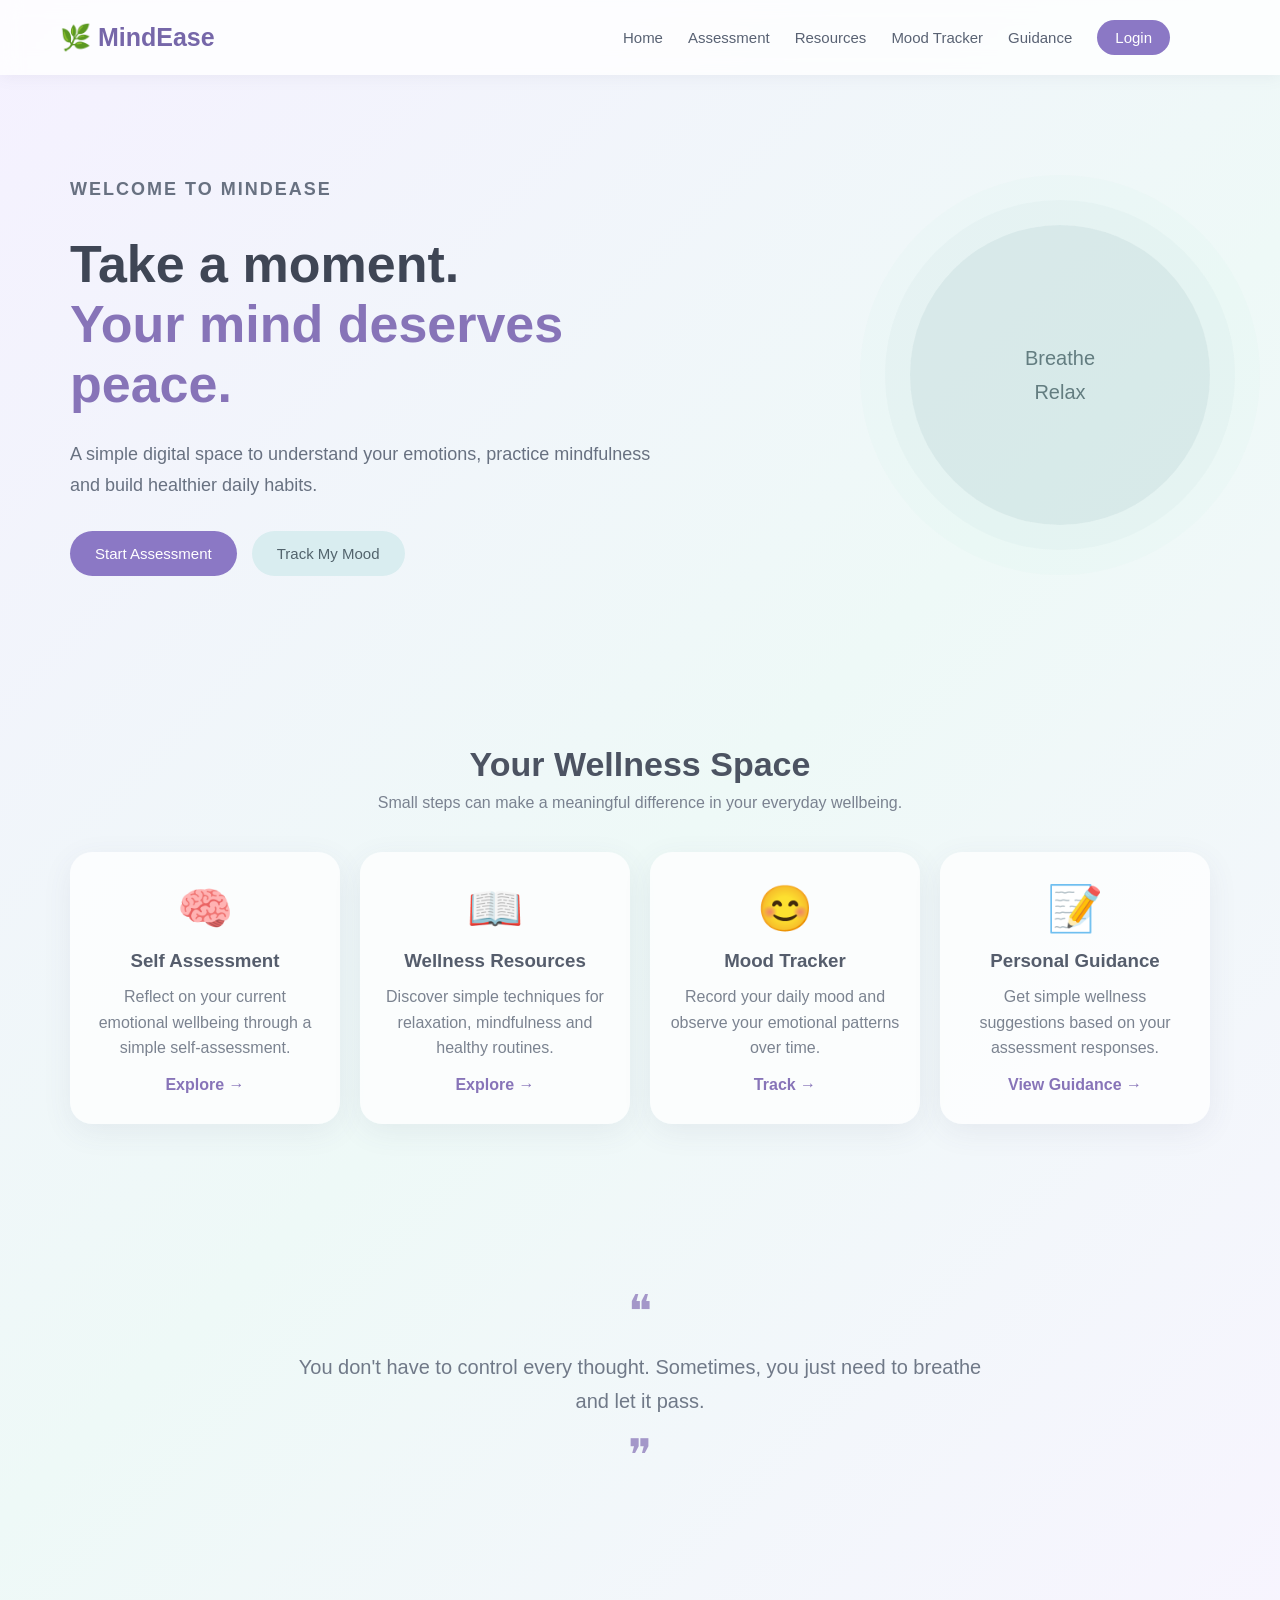
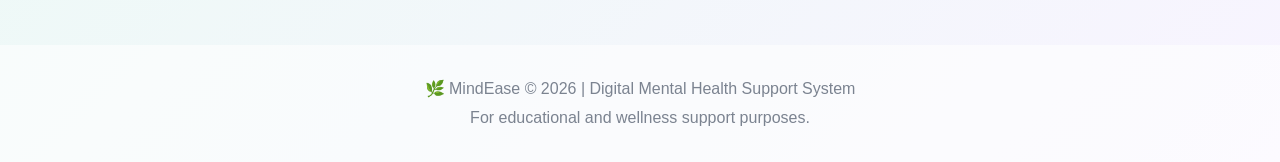
<file: index.html>
<!DOCTYPE html>
<html lang="en">

<head>

    <meta charset="UTF-8">

    <meta name="viewport"
          content="width=device-width, initial-scale=1.0">

    <title>MindEase - Digital Mental Health Support</title>

    <link rel="stylesheet" href="style.css">

</head>


<body>


<!-- =================================
     HEADER / NAVIGATION
     ================================= -->

<header>

    <nav class="navbar">

        <div class="logo">
            🌿 MindEase
        </div>


        <ul class="nav-links">

            <li>
                <a href="index.html">
                    Home
                </a>
            </li>


            <li>
                <a href="assessment.html">
                    Assessment
                </a>
            </li>


            <li>
                <a href="resources.html">
                    Resources
                </a>
            </li>


            <li>
                <a href="tracker.html">
                    Mood Tracker
                </a>
            </li>


            <li>
                <a href="guidance.html">
                    Guidance
                </a>
            </li>


            <!-- LOGIN -->

            <li>
                <a href="login.html"
                   class="login-link">
                    Login
                </a>
            </li>


            <!-- USER NAME -->

            <li>
                <span id="welcomeUser"
                      class="welcome-user">
                </span>
            </li>


            <!-- LOGOUT -->

            <li>
                <a href="#"
                   class="logout-link"
                   onclick="logout(); return false;">
                    Logout
                </a>
            </li>

        </ul>

    </nav>

</header>



<!-- =================================
     HERO SECTION
     ================================= -->

<section class="hero">


    <div class="hero-content">


        <p class="welcome">
            WELCOME TO MINDEASE
        </p>


        <h1>

            Take a moment.<br>

            <span>
                Your mind deserves peace.
            </span>

        </h1>


        <p>

            A simple digital space to understand your emotions,
            practice mindfulness and build healthier daily habits.

        </p>


        <div class="hero-buttons">


            <a href="assessment.html"
               class="btn">

                Start Assessment

            </a>


            <a href="tracker.html"
               class="btn secondary">

                Track My Mood

            </a>


        </div>


    </div>



    <!-- BREATHING CIRCLE -->

    <div class="breathing-circle">

        <div class="circle-text">

            Breathe<br>

            Relax<br>

        </div>

    </div>


</section>



<!-- =================================
     FEATURES
     ================================= -->

<section class="features">


    <h2>
        Your Wellness Space
    </h2>


    <p class="section-text">

        Small steps can make a meaningful difference
        in your everyday wellbeing.

    </p>



    <div class="feature-container">


        <!-- ASSESSMENT -->

        <div class="feature-card">

            <div class="icon">
                🧠
            </div>


            <h3>
                Self Assessment
            </h3>


            <p>

                Reflect on your current emotional wellbeing
                through a simple self-assessment.

            </p>


            <a href="assessment.html">
                Explore →
            </a>

        </div>



        <!-- RESOURCES -->

        <div class="feature-card">

            <div class="icon">
                📖
            </div>


            <h3>
                Wellness Resources
            </h3>


            <p>

                Discover simple techniques for relaxation,
                mindfulness and healthy routines.

            </p>


            <a href="resources.html">
                Explore →
            </a>

        </div>



        <!-- MOOD TRACKER -->

        <div class="feature-card">

            <div class="icon">
                😊
            </div>


            <h3>
                Mood Tracker
            </h3>


            <p>

                Record your daily mood and observe your
                emotional patterns over time.

            </p>


            <a href="tracker.html">
                Track →
            </a>

        </div>



        <!-- GUIDANCE -->

        <div class="feature-card">

            <div class="icon">
                📝
            </div>


            <h3>
                Personal Guidance
            </h3>


            <p>

                Get simple wellness suggestions based on
                your assessment responses.

            </p>


            <a href="guidance.html">
                View Guidance →
            </a>

        </div>


    </div>

</section>



<!-- =================================
     QUOTE SECTION
     ================================= -->

<section class="quote-section">


    <div class="quote">


        <span>
            ❝
        </span>


        <p>

            You don't have to control every thought.
            Sometimes, you just need to breathe and let it pass.

        </p>


        <span>
            ❞
        </span>


    </div>


</section>



<!-- =================================
     FOOTER
     ================================= -->

<footer>

    <p>
        🌿 MindEase © 2026 |
        Digital Mental Health Support System
    </p>


    <p>
        For educational and wellness support purposes.
    </p>

</footer>



<!-- JAVASCRIPT -->

<script src="script.js"></script>


</body>

</html>
</file>
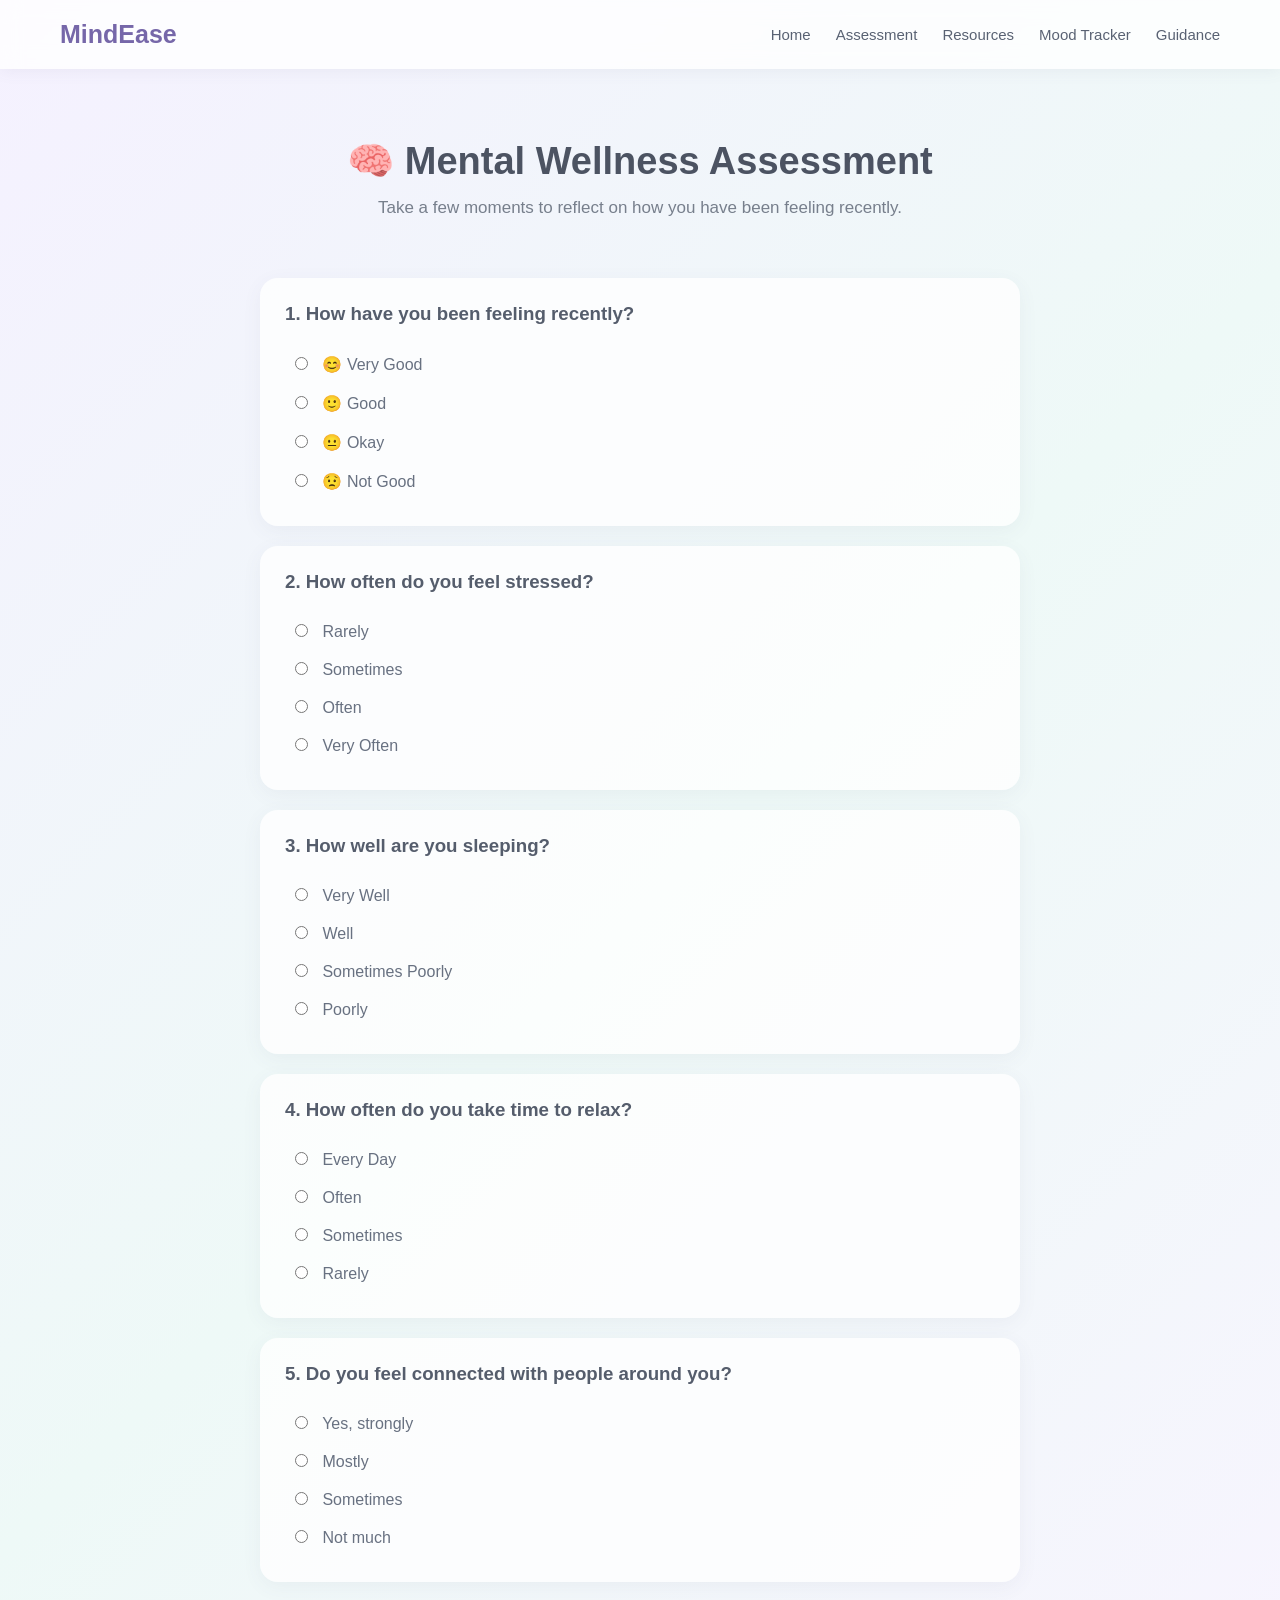
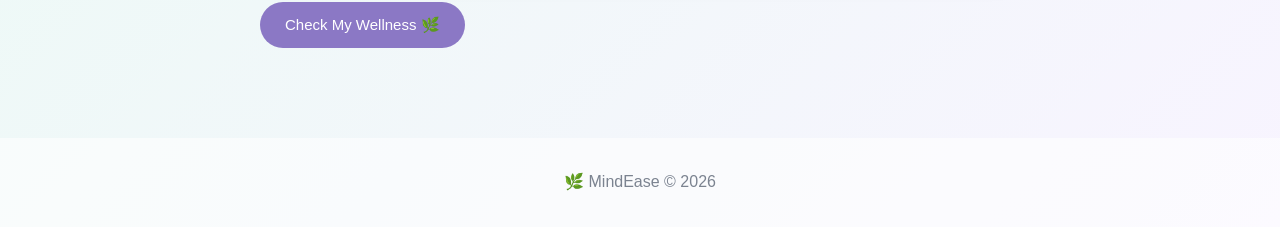
<file: assessment.html>
<!DOCTYPE html>
<html lang="en">

<head>
    <meta charset="UTF-8">
    <meta name="viewport" content="width=device-width, initial-scale=1.0">

    <title>MindEase - Assessment</title>

    <link rel="stylesheet" href="style.css">
</head>

<body>

<header>
    <nav class="navbar">

        <div class="logo"> MindEase</div>

        <ul class="nav-links">
            <li><a href="index.html">Home</a></li>
            <li><a href="assessment.html">Assessment</a></li>
            <li><a href="resources.html">Resources</a></li>
            <li><a href="tracker.html">Mood Tracker</a></li>
            <li><a href="guidance.html">Guidance</a></li>
        </ul>

    </nav>
</header>

<section class="page-header">

    <h1>🧠 Mental Wellness Assessment</h1>

    <p>
        Take a few moments to reflect on how you have been feeling recently.
    </p>

</section>

<section class="assessment-container">

    <form id="assessmentForm">

        <div class="question">

            <h3>1. How have you been feeling recently?</h3>

            <label>
                <input type="radio" name="q1" value="1" required>
                😊 Very Good
            </label>

            <label>
                <input type="radio" name="q1" value="2">
                🙂 Good
            </label>

            <label>
                <input type="radio" name="q1" value="3">
                😐 Okay
            </label>

            <label>
                <input type="radio" name="q1" value="4">
                😟 Not Good
            </label>

        </div>


        <div class="question">

            <h3>2. How often do you feel stressed?</h3>

            <label>
                <input type="radio" name="q2" value="1" required>
                Rarely
            </label>

            <label>
                <input type="radio" name="q2" value="2">
                Sometimes
            </label>

            <label>
                <input type="radio" name="q2" value="3">
                Often
            </label>

            <label>
                <input type="radio" name="q2" value="4">
                Very Often
            </label>

        </div>


        <div class="question">

            <h3>3. How well are you sleeping?</h3>

            <label>
                <input type="radio" name="q3" value="1" required>
                Very Well
            </label>

            <label>
                <input type="radio" name="q3" value="2">
                Well
            </label>

            <label>
                <input type="radio" name="q3" value="3">
                Sometimes Poorly
            </label>

            <label>
                <input type="radio" name="q3" value="4">
                Poorly
            </label>

        </div>


        <div class="question">

            <h3>4. How often do you take time to relax?</h3>

            <label>
                <input type="radio" name="q4" value="1" required>
                Every Day
            </label>

            <label>
                <input type="radio" name="q4" value="2">
                Often
            </label>

            <label>
                <input type="radio" name="q4" value="3">
                Sometimes
            </label>

            <label>
                <input type="radio" name="q4" value="4">
                Rarely
            </label>

        </div>


        <div class="question">

            <h3>5. Do you feel connected with people around you?</h3>

            <label>
                <input type="radio" name="q5" value="1" required>
                Yes, strongly
            </label>

            <label>
                <input type="radio" name="q5" value="2">
                Mostly
            </label>

            <label>
                <input type="radio" name="q5" value="3">
                Sometimes
            </label>

            <label>
                <input type="radio" name="q5" value="4">
                Not much
            </label>

        </div>


        <button type="submit" class="btn">
            Check My Wellness 🌿
        </button>

    </form>


    <div id="assessmentResult" class="result-box"></div>

</section>

<footer>
    <p>🌿 MindEase © 2026</p>
</footer>

<script src="script.js"></script>

</body>
</html>
</file>
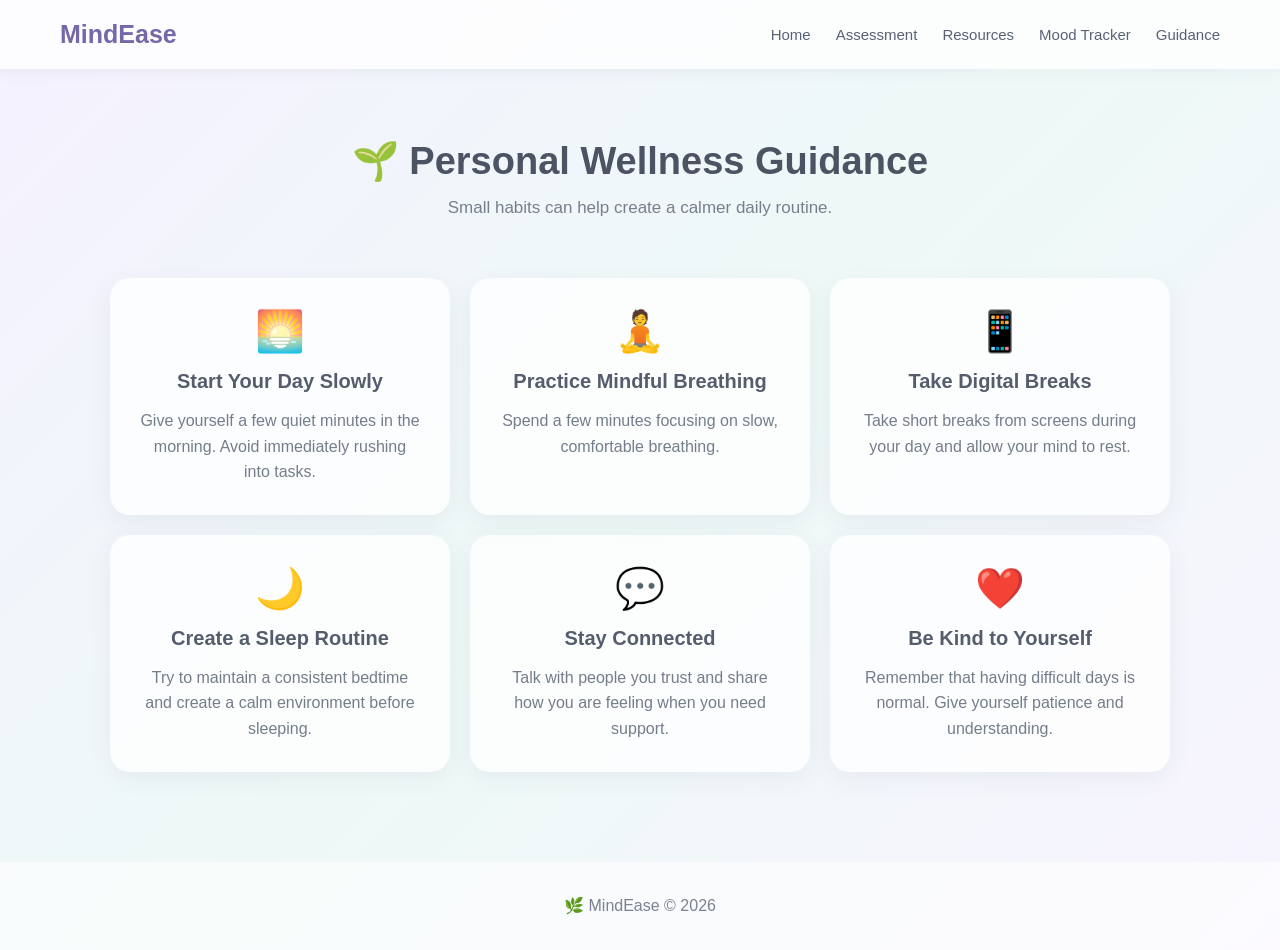
<file: guidance.html>
<!DOCTYPE html>
<html lang="en">

<head>

    <meta charset="UTF-8">

    <meta name="viewport"
          content="width=device-width, initial-scale=1.0">

    <title>MindEase - Guidance</title>

    <link rel="stylesheet" href="style.css">

</head>

<body>

<header>

    <nav class="navbar">

        <div class="logo"> MindEase</div>

        <ul class="nav-links">

            <li><a href="index.html">Home</a></li>
            <li><a href="assessment.html">Assessment</a></li>
            <li><a href="resources.html">Resources</a></li>
            <li><a href="tracker.html">Mood Tracker</a></li>
            <li><a href="guidance.html">Guidance</a></li>

        </ul>

    </nav>

</header>


<section class="page-header">

    <h1>🌱 Personal Wellness Guidance</h1>

    <p>
        Small habits can help create a calmer daily routine.
    </p>

</section>


<section class="guidance-container">

    <div class="guidance-card">

        <span>🌅</span>

        <h2>Start Your Day Slowly</h2>

        <p>
            Give yourself a few quiet minutes in the morning.
            Avoid immediately rushing into tasks.
        </p>

    </div>


    <div class="guidance-card">

        <span>🧘</span>

        <h2>Practice Mindful Breathing</h2>

        <p>
            Spend a few minutes focusing on slow,
            comfortable breathing.
        </p>

    </div>


    <div class="guidance-card">

        <span>📱</span>

        <h2>Take Digital Breaks</h2>

        <p>
            Take short breaks from screens during your day
            and allow your mind to rest.
        </p>

    </div>


    <div class="guidance-card">

        <span>🌙</span>

        <h2>Create a Sleep Routine</h2>

        <p>
            Try to maintain a consistent bedtime and create
            a calm environment before sleeping.
        </p>

    </div>


    <div class="guidance-card">

        <span>💬</span>

        <h2>Stay Connected</h2>

        <p>
            Talk with people you trust and share how you are
            feeling when you need support.
        </p>

    </div>


    <div class="guidance-card">

        <span>❤️</span>

        <h2>Be Kind to Yourself</h2>

        <p>
            Remember that having difficult days is normal.
            Give yourself patience and understanding.
        </p>

    </div>

</section>


<footer>

    <p>🌿 MindEase © 2026</p>

</footer>


<script src="script.js"></script>

</body>
</html>
</file>
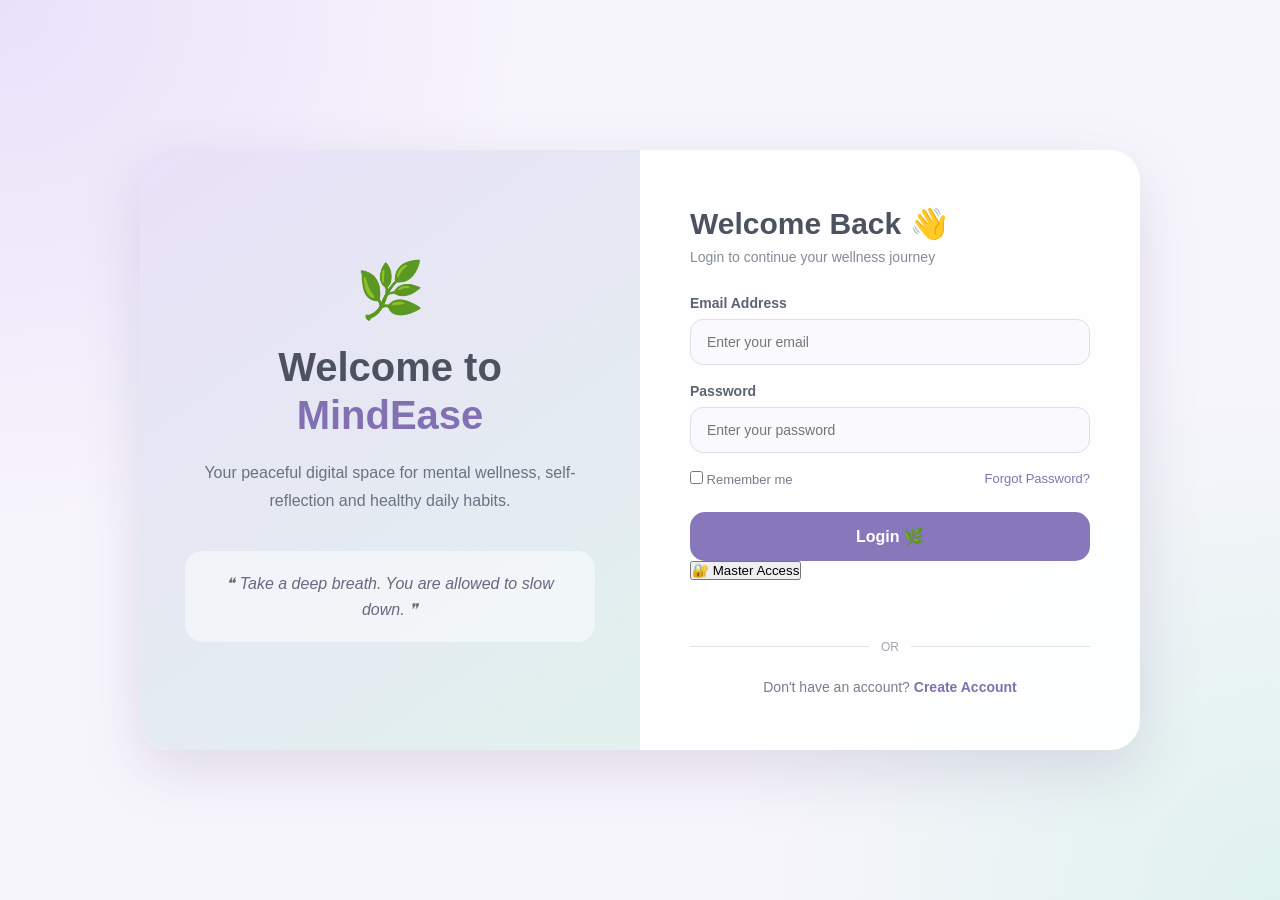
<file: login.html>
<!DOCTYPE html>
<html lang="en">

<head>

    <meta charset="UTF-8">

    <meta name="viewport"
          content="width=device-width, initial-scale=1.0">

    <title>MindEase - Login</title>

    <link rel="stylesheet" href="style.css">

</head>


<body class="auth-body">


    <div class="auth-container">


        <!-- LEFT SIDE -->

        <div class="auth-welcome">

            <div class="welcome-icon">
                🌿
            </div>

            <h1>
                Welcome to<br>
                <span>MindEase</span>
            </h1>

            <p>
                Your peaceful digital space for
                mental wellness, self-reflection
                and healthy daily habits.
            </p>

            <div class="auth-quote">

                ❝ Take a deep breath.
                You are allowed to slow down. ❞

            </div>

        </div>


        <!-- RIGHT SIDE -->

        <div class="auth-box">

            <h2>
                Welcome Back 👋
            </h2>

            <p class="auth-subtitle">
                Login to continue your wellness journey
            </p>


            <form id="loginForm">


                <!-- EMAIL -->

                <div class="input-group">

                    <label>
                        Email Address
                    </label>

                    <input
                        type="email"
                        id="loginEmail"
                        placeholder="Enter your email"
                        required>

                </div>


                <!-- PASSWORD -->

                <div class="input-group">

                    <label>
                        Password
                    </label>

                    <input
                        type="password"
                        id="loginPassword"
                        placeholder="Enter your password"
                        required>

                </div>


                <!-- REMEMBER -->

                <div class="remember-row">

                    <label>

                        <input
                            type="checkbox"
                            id="rememberMe">

                        Remember me

                    </label>

                    <a href="#">
                        Forgot Password?
                    </a>

                </div>


                <!-- NORMAL LOGIN -->

                <button
                    type="submit"
                    class="auth-btn">

                    Login 🌿

                </button>


                <!-- MASTER ACCESS -->

                <button
                    type="button"
                    class="master-btn"
                    onclick="masterLogin()">

                    🔐 Master Access

                </button>


            </form>


            <!-- MESSAGE -->

            <p
                id="loginMessage"
                class="auth-message">
            </p>


            <div class="divider">

                <span>OR</span>

            </div>


            <!-- REGISTER -->

            <p class="register-text">

                Don't have an account?

                <a href="register.html">
                    Create Account
                </a>

            </p>


        </div>

    </div>


    <script src="script.js"></script>

</body>

</html>
</file>
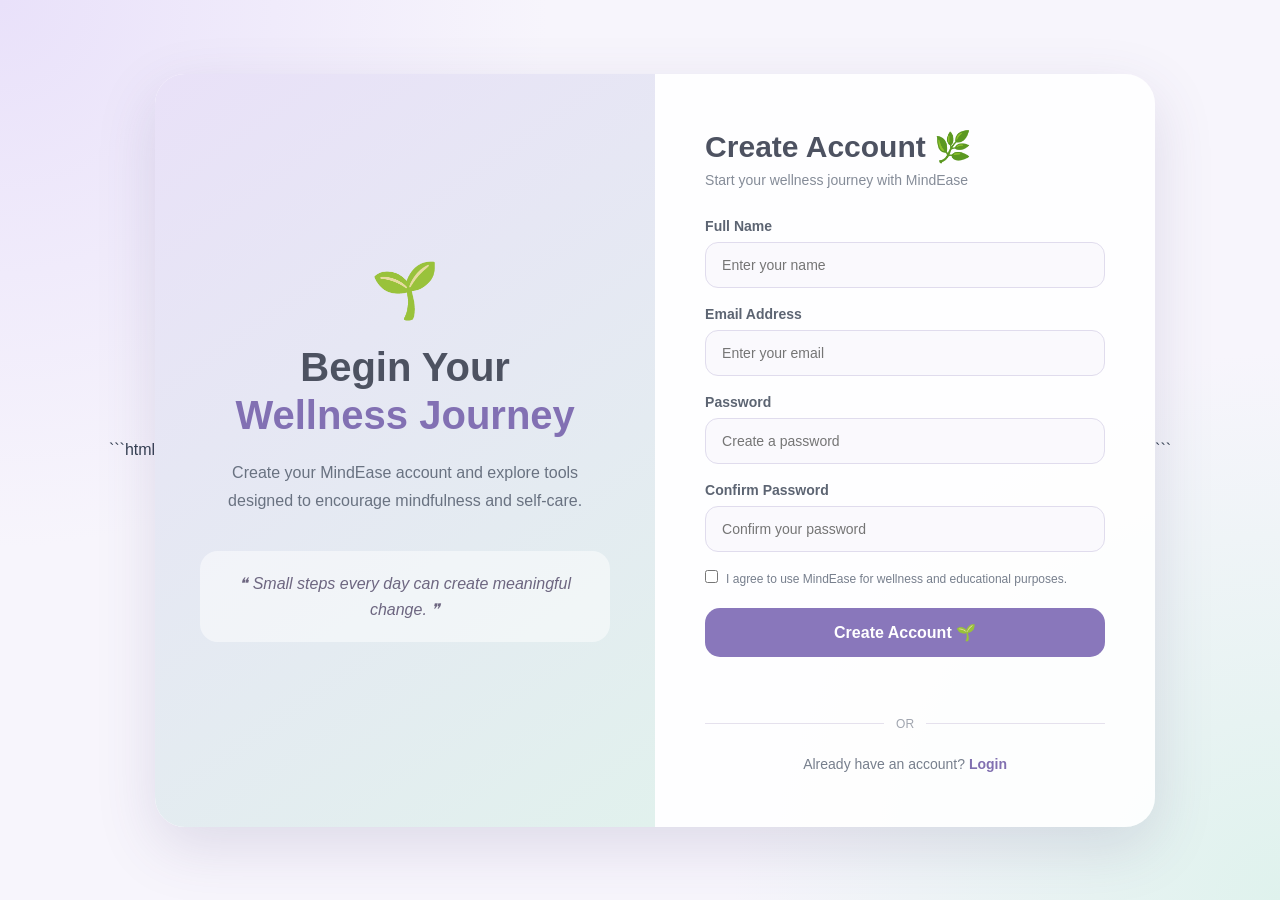
<file: register.html>
```html
<!DOCTYPE html>
<html lang="en">

<head>

    <meta charset="UTF-8">

    <meta name="viewport"
          content="width=device-width, initial-scale=1.0">

    <title>MindEase - Create Account</title>

    <link rel="stylesheet" href="style.css">

</head>

<body class="auth-body">

    <div class="auth-container">

        <!-- LEFT SIDE -->

        <div class="auth-welcome">

            <div class="welcome-icon">
                🌱
            </div>

            <h1>
                Begin Your<br>
                <span>Wellness Journey</span>
            </h1>

            <p>
                Create your MindEase account and
                explore tools designed to encourage
                mindfulness and self-care.
            </p>

            <div class="auth-quote">

                ❝ Small steps every day
                can create meaningful change. ❞

            </div>

        </div>


        <!-- RIGHT SIDE -->

        <div class="auth-box">

            <h2>Create Account 🌿</h2>

            <p class="auth-subtitle">
                Start your wellness journey with MindEase
            </p>


            <form id="registerForm">

                <div class="input-group">

                    <label>Full Name</label>

                    <input
                        type="text"
                        id="registerName"
                        placeholder="Enter your name"
                        required>

                </div>


                <div class="input-group">

                    <label>Email Address</label>

                    <input
                        type="email"
                        id="registerEmail"
                        placeholder="Enter your email"
                        required>

                </div>


                <div class="input-group">

                    <label>Password</label>

                    <input
                        type="password"
                        id="registerPassword"
                        placeholder="Create a password"
                        required>

                </div>


                <div class="input-group">

                    <label>Confirm Password</label>

                    <input
                        type="password"
                        id="confirmPassword"
                        placeholder="Confirm your password"
                        required>

                </div>


                <label class="terms">

                    <input
                        type="checkbox"
                        required>

                    I agree to use MindEase for
                    wellness and educational purposes.

                </label>


                <button
                    type="submit"
                    class="auth-btn">

                    Create Account 🌱

                </button>

            </form>


            <p id="registerMessage"
               class="auth-message">
            </p>


            <div class="divider">

                <span>OR</span>

            </div>


            <p class="register-text">

                Already have an account?

                <a href="login.html">
                    Login
                </a>

            </p>

        </div>

    </div>


    <script src="script.js"></script>

</body>

</html>
```
</file>
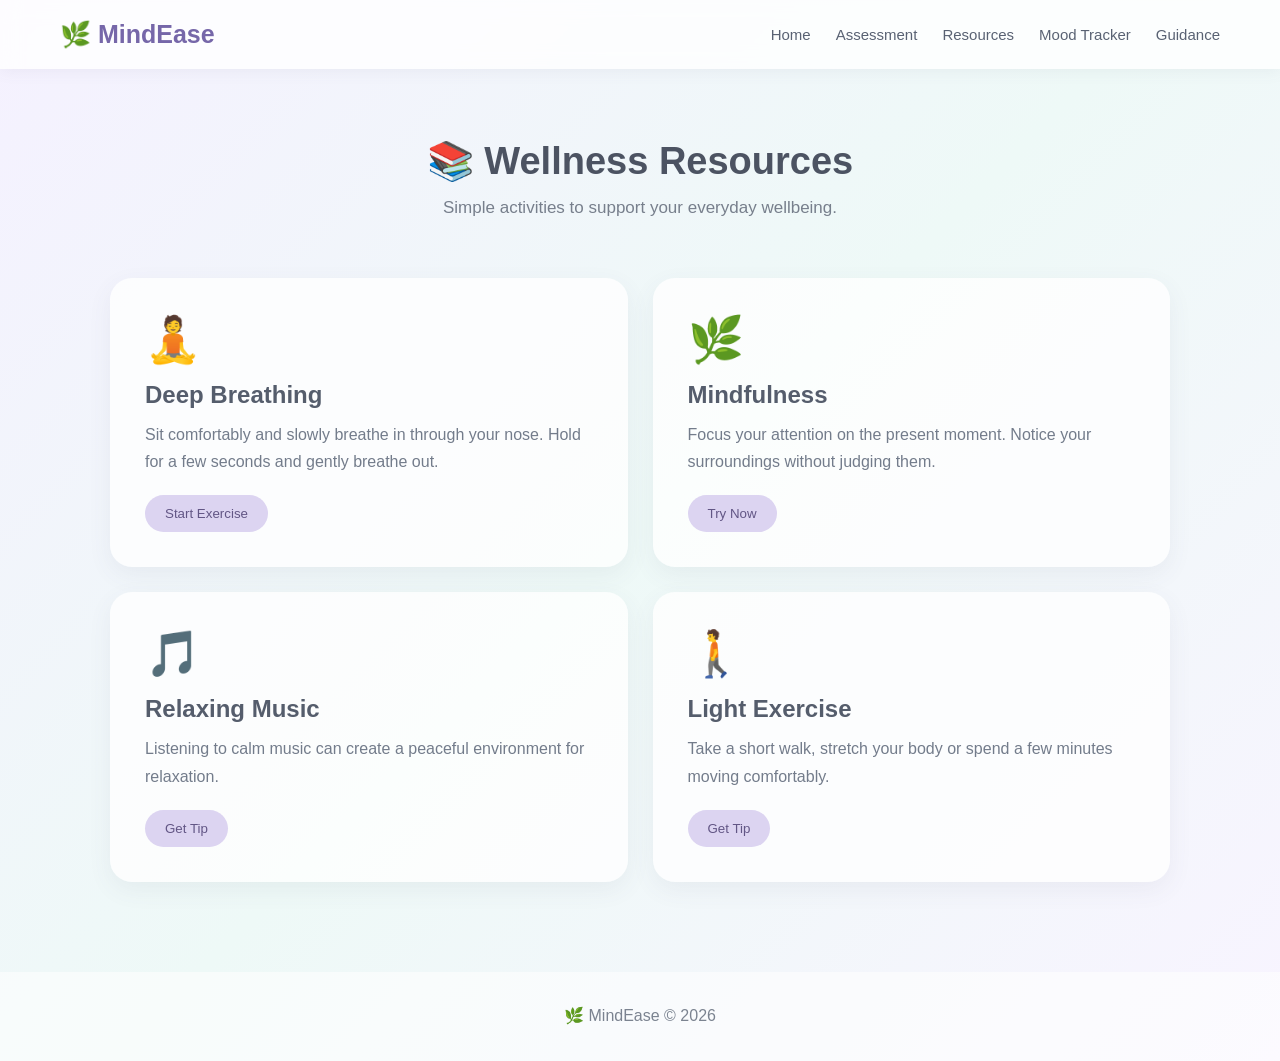
<file: resources.html>
<!DOCTYPE html>
<html lang="en">

<head>

    <meta charset="UTF-8">

    <meta name="viewport"
          content="width=device-width, initial-scale=1.0">

    <title>MindEase - Resources</title>

    <link rel="stylesheet" href="style.css">

</head>

<body>

<header>

    <nav class="navbar">

        <div class="logo">🌿 MindEase</div>

        <ul class="nav-links">

            <li><a href="index.html">Home</a></li>
            <li><a href="assessment.html">Assessment</a></li>
            <li><a href="resources.html">Resources</a></li>
            <li><a href="tracker.html">Mood Tracker</a></li>
            <li><a href="guidance.html">Guidance</a></li>

        </ul>

    </nav>

</header>


<section class="page-header">

    <h1>📚 Wellness Resources</h1>

    <p>
        Simple activities to support your everyday wellbeing.
    </p>

</section>


<section class="resource-container">


    <div class="resource-card">

        <div class="resource-icon">🧘</div>

        <h2>Deep Breathing</h2>

        <p>
            Sit comfortably and slowly breathe in through your nose.
            Hold for a few seconds and gently breathe out.
        </p>

        <button onclick="startBreathing()" class="small-btn">
            Start Exercise
        </button>

    </div>


    <div class="resource-card">

        <div class="resource-icon">🌿</div>

        <h2>Mindfulness</h2>

        <p>
            Focus your attention on the present moment.
            Notice your surroundings without judging them.
        </p>

        <button onclick="showMindfulness()" class="small-btn">
            Try Now
        </button>

    </div>


    <div class="resource-card">

        <div class="resource-icon">🎵</div>

        <h2>Relaxing Music</h2>

        <p>
            Listening to calm music can create a peaceful environment
            for relaxation.
        </p>

        <button onclick="showMusicTip()" class="small-btn">
            Get Tip
        </button>

    </div>


    <div class="resource-card">

        <div class="resource-icon">🚶</div>

        <h2>Light Exercise</h2>

        <p>
            Take a short walk, stretch your body or spend a few minutes
            moving comfortably.
        </p>

        <button onclick="showExerciseTip()" class="small-btn">
            Get Tip
        </button>

    </div>


</section>


<div id="resourceMessage" class="popup-message"></div>


<footer>

    <p>🌿 MindEase © 2026</p>

</footer>


<script src="script.js"></script>

</body>
</html>
</file>
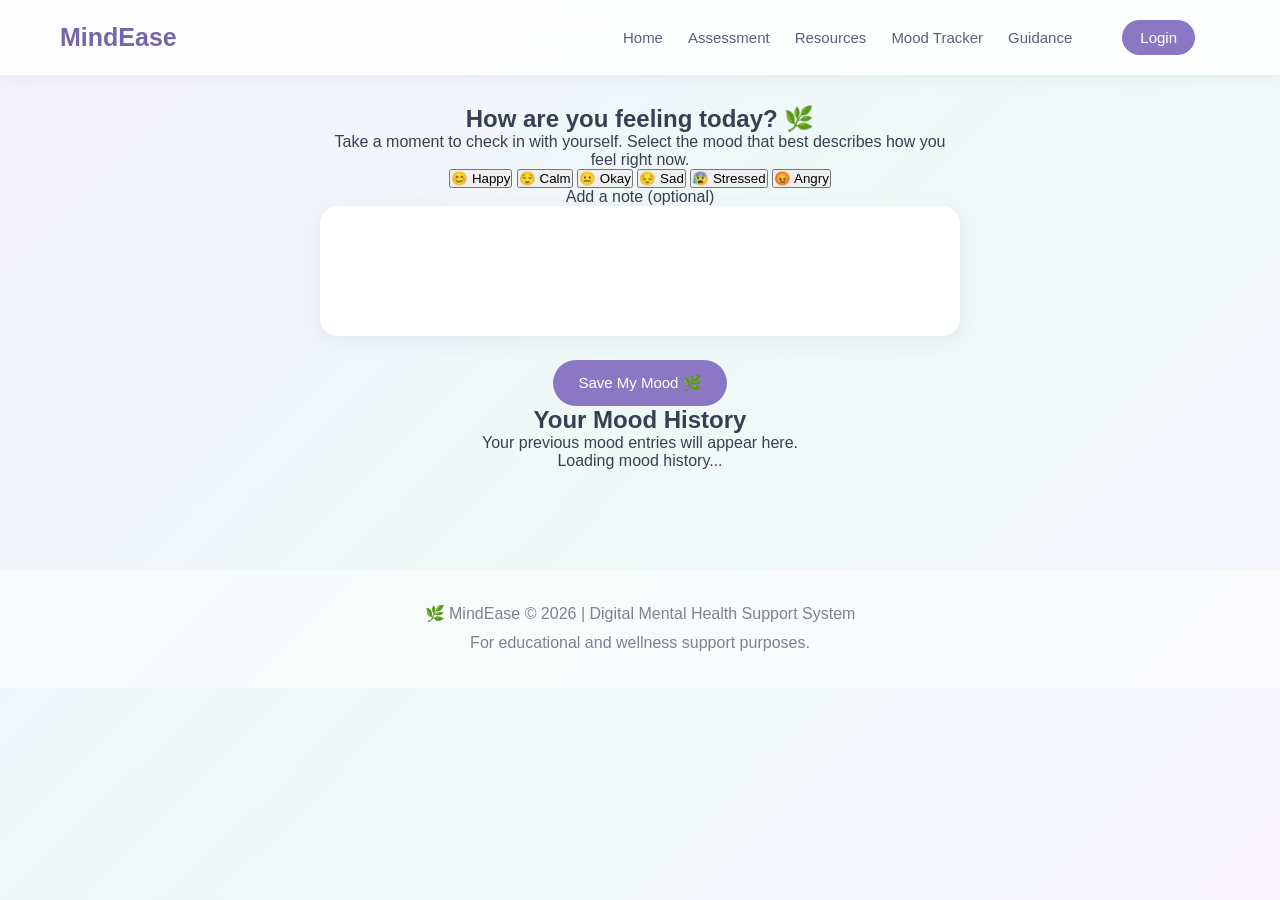
<file: tracker.html>
<!DOCTYPE html>
<html lang="en">

<head>

    <meta charset="UTF-8">

    <meta name="viewport"
          content="width=device-width, initial-scale=1.0">

    <title>MindEase - Mood Tracker</title>

    <link rel="stylesheet" href="style.css">

</head>


<body>


<!-- =================================
     NAVIGATION
     ================================= -->

<header>

    <nav class="navbar">

        <div class="logo">
            MindEase
        </div>


        <ul class="nav-links">

            <li>
                <a href="index.html">
                    Home
                </a>
            </li>

            <li>
                <a href="assessment.html">
                    Assessment
                </a>
            </li>

            <li>
                <a href="resources.html">
                    Resources
                </a>
            </li>

            <li>
                <a href="tracker.html">
                    Mood Tracker
                </a>
            </li>

            <li>
                <a href="guidance.html">
                    Guidance
                </a>
            </li>

            <li>
                <span id="welcomeUser"
                      class="welcome-user">
                </span>
            </li>

            <li>
                <a href="login.html"
                   class="login-link">
                    Login
                </a>
            </li>

            <li>
                <a href="#"
                   class="logout-link"
                   onclick="logout(); return false;">
                    Logout
                </a>
            </li>

        </ul>

    </nav>

</header>



<!-- =================================
     MOOD TRACKER
     ================================= -->

<section class="tracker-section">

    <div class="tracker-container">


        <h1>
            How are you feeling today? 🌿
        </h1>


        <p class="tracker-intro">

            Take a moment to check in with yourself.
            Select the mood that best describes how
            you feel right now.

        </p>



        <!-- MOOD OPTIONS -->

        <div class="mood-options">


            <button
                type="button"
                class="mood"
                onclick="selectMood('😊 Happy')">

                😊

                <span>
                    Happy
                </span>

            </button>


            <button
                type="button"
                class="mood"
                onclick="selectMood('😌 Calm')">

                😌

                <span>
                    Calm
                </span>

            </button>


            <button
                type="button"
                class="mood"
                onclick="selectMood('😐 Okay')">

                😐

                <span>
                    Okay
                </span>

            </button>


            <button
                type="button"
                class="mood"
                onclick="selectMood('😔 Sad')">

                😔

                <span>
                    Sad
                </span>

            </button>


            <button
                type="button"
                class="mood"
                onclick="selectMood('😰 Stressed')">

                😰

                <span>
                    Stressed
                </span>

            </button>


            <button
                type="button"
                class="mood"
                onclick="selectMood('😡 Angry')">

                😡

                <span>
                    Angry
                </span>

            </button>


        </div>



        <!-- NOTE -->

        <div class="mood-note">

            <label for="moodNote">

                Add a note
                <span>(optional)</span>

            </label>


            <textarea
                id="moodNote"
                placeholder="Write a few words about how you feel...">
            </textarea>

        </div>



        <!-- SAVE BUTTON -->

        <button
            type="button"
            class="btn mood-save-btn"
            onclick="saveMood()">

            Save My Mood 🌿

        </button>



        <!-- =================================
             MOOD HISTORY
             ================================= -->

        <div class="mood-history-section">

            <h2>
                Your Mood History
            </h2>


            <p>
                Your previous mood entries will
                appear here.
            </p>


            <div id="moodHistory">

                <p class="no-moods">
                    Loading mood history...
                </p>

            </div>

        </div>


    </div>

</section>



<!-- =================================
     FOOTER
     ================================= -->

<footer>

    <p>
        🌿 MindEase © 2026 |
        Digital Mental Health Support System
    </p>

    <p>
        For educational and wellness support purposes.
    </p>

</footer>


<script src="script.js"></script>


</body>

</html>
</file>
<file: style.css>
* {
    margin: 0;
    padding: 0;
    box-sizing: border-box;
}

body {
    font-family: Arial, sans-serif;

    background:
        linear-gradient(
            135deg,
            #f5f1ff,
            #eef9f7,
            #f8f4ff
        );

    color: #354052;

    min-height: 100vh;
}


/* =================================
   HEADER
   ================================= */

header {
    width: 100%;

    background: rgba(255, 255, 255, 0.8);

    backdrop-filter: blur(10px);

    box-shadow:
        0 2px 15px rgba(100, 100, 130, 0.08);
}


/* =================================
   NAVIGATION
   ================================= */

.navbar {
    max-width: 1200px;

    margin: auto;

    padding: 20px;

    display: flex;

    justify-content: space-between;

    align-items: center;
}

.logo {
    font-size: 25px;

    font-weight: bold;

    color: #7667a9;
}

.nav-links {
    display: flex;

    list-style: none;

    gap: 25px;

    align-items: center;
}

.nav-links a {
    text-decoration: none;

    color: #596273;

    font-size: 15px;

    transition: 0.3s;
}

.nav-links a:hover {
    color: #8b78c5;
}


/* =================================
   LOGIN BUTTON
   ================================= */

.login-link {
    background: #8b78c5;

    color: white !important;

    padding: 9px 18px;

    border-radius: 20px;

    transition: 0.3s;
}

.login-link:hover {
    background: #7664ae;

    color: white !important;
}


/* =================================
   LOGOUT BUTTON
   ================================= */

.logout-link {
    display: none;

    background: #d99a9a;

    color: white !important;

    padding: 9px 18px;

    border-radius: 20px;

    cursor: pointer;

    transition: 0.3s;
}

.logout-link:hover {
    background: #c77f7f;

    color: white !important;

    transform: translateY(-2px);
}


/* =================================
   WELCOME USER
   ================================= */

.welcome-user {
    color: #668f82;

    font-size: 14px;

    font-weight: bold;

    white-space: nowrap;
}


/* =================================
   HERO
   ================================= */

.hero {
    max-width: 1200px;

    margin: auto;

    min-height: 600px;

    display: flex;

    align-items: center;

    justify-content: space-between;

    padding: 60px 30px;
}

.hero-content {
    max-width: 600px;
}

.welcome {
    color: #8c7bb8;

    font-size: 14px;

    font-weight: bold;

    letter-spacing: 2px;

    margin-bottom: 20px;
}

.hero h1 {
    font-size: 52px;

    line-height: 1.15;

    color: #3f4655;

    margin-bottom: 25px;
}

.hero h1 span {
    color: #8774b8;
}

.hero p {
    font-size: 18px;

    line-height: 1.7;

    color: #687181;

    margin-bottom: 30px;
}

.hero-buttons {
    display: flex;

    gap: 15px;
}


/* =================================
   BUTTONS
   ================================= */

.btn {
    display: inline-block;

    border: none;

    padding: 14px 25px;

    border-radius: 30px;

    background: #8b78c5;

    color: white;

    text-decoration: none;

    cursor: pointer;

    font-size: 15px;

    transition: 0.3s;
}

.btn:hover {
    transform: translateY(-3px);

    box-shadow:
        0 8px 20px rgba(120, 100, 170, 0.2);
}

.secondary {
    background: #d9edf0;

    color: #52636c;
}


/* =================================
   BREATHING CIRCLE
   ================================= */

.breathing-circle {
    width: 300px;

    height: 300px;

    border-radius: 50%;

    background: rgba(194, 220, 219, 0.5);

    display: flex;

    align-items: center;

    justify-content: center;

    animation:
        breathe 5s infinite ease-in-out;

    box-shadow:
        0 0 0 25px rgba(194, 220, 219, 0.15),
        0 0 0 50px rgba(194, 220, 219, 0.08);
}

.circle-text {
    text-align: center;

    color: #637d80;

    font-size: 20px;

    line-height: 1.7;
}

@keyframes breathe {

    0% {
        transform: scale(0.9);
    }

    50% {
        transform: scale(1.08);
    }

    100% {
        transform: scale(0.9);
    }

}


/* =================================
   FEATURES
   ================================= */

.features {
    max-width: 1200px;

    margin: auto;

    padding: 70px 30px;

    text-align: center;
}

.features h2 {
    font-size: 34px;

    color: #4c5362;
}

.section-text {
    margin-top: 10px;

    color: #7a8290;
}

.feature-container {
    margin-top: 40px;

    display: grid;

    grid-template-columns:
        repeat(4, 1fr);

    gap: 20px;
}

.feature-card {
    background: rgba(255, 255, 255, 0.75);

    padding: 30px 20px;

    border-radius: 22px;

    box-shadow:
        0 8px 30px rgba(80, 80, 120, 0.08);

    transition: 0.3s;
}

.feature-card:hover {
    transform: translateY(-8px);
}

.icon {
    font-size: 45px;

    margin-bottom: 15px;
}

.feature-card h3 {
    color: #555d6c;

    margin-bottom: 12px;
}

.feature-card p {
    color: #7b8390;

    line-height: 1.6;

    margin-bottom: 15px;
}

.feature-card a {
    color: #8774b8;

    text-decoration: none;

    font-weight: bold;
}


/* =================================
   QUOTE
   ================================= */

.quote-section {
    padding: 80px 20px;

    text-align: center;
}

.quote {
    max-width: 700px;

    margin: auto;

    color: #707988;

    font-size: 20px;

    line-height: 1.7;
}

.quote span {
    font-size: 45px;

    color: #a497c9;
}


/* =================================
   PAGE HEADER
   ================================= */

.page-header {
    text-align: center;

    padding: 70px 20px 40px;
}

.page-header h1 {
    font-size: 38px;

    color: #4c5362;

    margin-bottom: 15px;
}

.page-header p {
    color: #777f8c;

    font-size: 17px;
}


/* =================================
   ASSESSMENT
   ================================= */

.assessment-container {
    max-width: 800px;

    margin: auto;

    padding: 20px;
}

.question {
    background: rgba(255, 255, 255, 0.8);

    padding: 25px;

    margin-bottom: 20px;

    border-radius: 18px;

    box-shadow:
        0 5px 20px rgba(80, 80, 120, 0.06);
}

.question h3 {
    margin-bottom: 20px;

    color: #555d6c;
}

.question label {
    display: block;

    padding: 10px;

    cursor: pointer;

    color: #687181;
}

.question input {
    margin-right: 10px;
}

.result-box {
    margin-top: 30px;

    padding: 25px;

    border-radius: 18px;

    text-align: center;

    display: none;

    background: #e9f5f1;

    color: #506b65;
}


/* =================================
   RESOURCES
   ================================= */

.resource-container {
    max-width: 1100px;

    margin: auto;

    padding: 20px;

    display: grid;

    grid-template-columns:
        repeat(2, 1fr);

    gap: 25px;
}

.resource-card {
    background: rgba(255, 255, 255, 0.8);

    padding: 35px;

    border-radius: 22px;

    box-shadow:
        0 8px 25px rgba(80, 80, 120, 0.07);

    transition: 0.3s;
}

.resource-card:hover {
    transform: translateY(-5px);
}

.resource-icon {
    font-size: 45px;

    margin-bottom: 15px;
}

.resource-card h2 {
    color: #555d6c;

    margin-bottom: 12px;
}

.resource-card p {
    color: #737c8b;

    line-height: 1.7;

    margin-bottom: 20px;
}

.small-btn {
    border: none;

    padding: 11px 20px;

    border-radius: 20px;

    background: #dcd4f1;

    color: #625685;

    cursor: pointer;

    transition: 0.3s;
}

.small-btn:hover {
    background: #cfc3e9;

    transform: translateY(-2px);
}


/* =================================
   RESOURCE OUTPUT
   ================================= */

.resource-output {
    max-width: 750px;

    margin: 45px auto;

    padding: 30px 35px;

    background: rgba(255, 255, 255, 0.92);

    border: 1px solid rgba(139, 120, 197, 0.15);

    border-radius: 25px;

    text-align: center;

    box-shadow:
        0 12px 35px rgba(80, 80, 120, 0.12);

    display: none;

    animation:
        outputAppear 0.5s ease;
}

.output-icon {
    width: 65px;

    height: 65px;

    margin: 0 auto 15px;

    display: flex;

    align-items: center;

    justify-content: center;

    border-radius: 50%;

    background: #eee9fa;

    font-size: 30px;
}

.resource-output h3 {
    color: #7162a3;

    font-size: 22px;

    margin-bottom: 12px;
}

.resource-output p {
    color: #687181;

    font-size: 16px;

    line-height: 1.8;

    margin: 0;
}

@keyframes outputAppear {

    from {
        opacity: 0;

        transform: translateY(15px);
    }

    to {
        opacity: 1;

        transform: translateY(0);
    }

}


/* =================================
   MOOD TRACKER
   ================================= */

.tracker-container {
    max-width: 700px;

    margin: auto;

    padding: 30px;

    text-align: center;
}

.mood-selection {
    display: flex;

    justify-content: center;

    gap: 15px;

    margin: 30px 0;
}

.mood-selection button {
    width: 65px;

    height: 65px;

    border: none;

    border-radius: 50%;

    background: white;

    font-size: 30px;

    cursor: pointer;

    box-shadow:
        0 5px 15px rgba(80, 80, 120, 0.1);

    transition: 0.3s;
}

.mood-selection button:hover {
    transform: scale(1.15);
}

#selectedMood {
    color: #7667a9;

    font-weight: bold;

    margin-bottom: 20px;
}

textarea {
    width: 100%;

    height: 130px;

    border: none;

    outline: none;

    resize: none;

    padding: 20px;

    border-radius: 18px;

    margin-bottom: 20px;

    box-shadow:
        0 5px 20px rgba(80, 80, 120, 0.08);

    font-family: Arial;
}

.history-title {
    margin: 50px 0 20px;

    color: #555d6c;
}

.mood-entry {
    background: white;

    margin: 10px 0;

    padding: 15px;

    border-radius: 15px;

    text-align: left;

    box-shadow:
        0 3px 12px rgba(80, 80, 120, 0.06);
}


/* =================================
   GUIDANCE
   ================================= */

.guidance-container {
    max-width: 1100px;

    margin: auto;

    padding: 20px;

    display: grid;

    grid-template-columns:
        repeat(3, 1fr);

    gap: 20px;
}

.guidance-card {
    background: rgba(255, 255, 255, 0.8);

    padding: 30px;

    border-radius: 20px;

    text-align: center;

    box-shadow:
        0 7px 25px rgba(80, 80, 120, 0.07);

    transition: 0.3s;
}

.guidance-card:hover {
    transform: translateY(-5px);
}

.guidance-card span {
    font-size: 40px;
}

.guidance-card h2 {
    margin: 15px 0;

    color: #555d6c;

    font-size: 20px;
}

.guidance-card p {
    color: #747d8a;

    line-height: 1.6;
}


/* =================================
   AUTHENTICATION PAGE
   ================================= */

.auth-body {

    min-height: 100vh;

    display: flex;

    align-items: center;

    justify-content: center;

    padding: 30px;

    background:
        radial-gradient(
            circle at top left,
            #e9e1fa,
            transparent 35%
        ),

        radial-gradient(
            circle at bottom right,
            #dff2ed,
            transparent 35%
        ),

        #f7f5fc;
}


.auth-container {

    width: 100%;

    max-width: 1000px;

    min-height: 600px;

    display: grid;

    grid-template-columns: 1fr 1fr;

    background: rgba(255, 255, 255, 0.9);

    border-radius: 30px;

    overflow: hidden;

    box-shadow:
        0 20px 60px rgba(80, 70, 120, 0.15);
}


.auth-welcome {

    padding: 60px 45px;

    display: flex;

    flex-direction: column;

    justify-content: center;

    text-align: center;

    background:
        linear-gradient(
            145deg,
            #e9e1f8,
            #e1f1ed
        );
}

.welcome-icon {

    font-size: 55px;

    margin-bottom: 20px;
}

.auth-welcome h1 {

    font-size: 40px;

    line-height: 1.2;

    color: #4d5261;

    margin-bottom: 20px;
}

.auth-welcome h1 span {

    color: #8270b3;
}

.auth-welcome p {

    color: #697281;

    line-height: 1.8;

    font-size: 16px;
}

.auth-quote {

    margin-top: 35px;

    padding: 20px;

    border-radius: 18px;

    background: rgba(255,255,255,0.5);

    color: #6d6680;

    line-height: 1.6;

    font-style: italic;
}


.auth-box {

    padding: 55px 50px;

    display: flex;

    flex-direction: column;

    justify-content: center;
}

.auth-box h2 {

    color: #4d5261;

    font-size: 30px;

    margin-bottom: 8px;
}

.auth-subtitle {

    color: #858c98;

    margin-bottom: 30px;

    font-size: 14px;
}


.input-group {

    margin-bottom: 18px;
}

.input-group label {

    display: block;

    margin-bottom: 8px;

    color: #5c6472;

    font-size: 14px;

    font-weight: bold;
}

.input-group input {

    width: 100%;

    padding: 14px 16px;

    border: 1px solid #e0dced;

    border-radius: 13px;

    outline: none;

    background: #faf9fd;

    color: #4d5261;

    font-size: 14px;

    transition: 0.3s;
}

.input-group input:focus {

    border-color: #9b8ac9;

    box-shadow:
        0 0 0 3px rgba(155,138,201,0.12);
}


/* =================================
   AUTH OPTIONS
   ================================= */

.remember-row {

    display: flex;

    justify-content: space-between;

    align-items: center;

    margin: 5px 0 25px;

    font-size: 13px;

    color: #747c89;
}

.remember-row a {

    color: #8473b3;

    text-decoration: none;
}


.terms {

    display: flex;

    gap: 8px;

    align-items: flex-start;

    font-size: 12px;

    line-height: 1.5;

    color: #777f8d;

    margin-bottom: 20px;
}


/* =================================
   AUTH BUTTON
   ================================= */

.auth-btn {

    width: 100%;

    border: none;

    padding: 15px;

    border-radius: 15px;

    background: #8977bb;

    color: white;

    font-size: 16px;

    font-weight: bold;

    cursor: pointer;

    transition: 0.3s;
}

.auth-btn:hover {

    transform: translateY(-2px);

    box-shadow:
        0 8px 20px rgba(120,100,170,0.25);
}


.auth-message {

    text-align: center;

    min-height: 20px;

    margin-top: 15px;

    font-size: 14px;
}


/* =================================
   DIVIDER
   ================================= */

.divider {

    display: flex;

    align-items: center;

    gap: 12px;

    margin: 25px 0;

    color: #a0a5af;

    font-size: 12px;
}

.divider::before,
.divider::after {

    content: "";

    flex: 1;

    height: 1px;

    background: #e5e1ed;
}


/* =================================
   REGISTER TEXT
   ================================= */

.register-text {

    text-align: center;

    color: #777f8d;

    font-size: 14px;
}

.register-text a {

    color: #8170b0;

    font-weight: bold;

    text-decoration: none;
}

.register-text a:hover {

    text-decoration: underline;
}


/* =================================
   FOOTER
   ================================= */

footer {

    margin-top: 70px;

    padding: 30px;

    text-align: center;

    background: rgba(255, 255, 255, 0.6);

    color: #7b8390;

    line-height: 1.8;
}


/* =================================
   RESPONSIVE - TABLET
   ================================= */

@media(max-width: 900px) {

    .feature-container {

        grid-template-columns:
            repeat(2, 1fr);
    }

    .guidance-container {

        grid-template-columns:
            repeat(2, 1fr);
    }

    .hero {

        flex-direction: column;

        text-align: center;

        gap: 70px;
    }

    .hero-buttons {

        justify-content: center;
    }

}


/* =================================
   RESPONSIVE - MOBILE
   ================================= */

@media(max-width: 600px) {

    .navbar {

        flex-direction: column;

        gap: 20px;
    }

    .nav-links {

        flex-wrap: wrap;

        justify-content: center;

        gap: 12px;
    }

    .hero h1 {

        font-size: 38px;
    }

    .breathing-circle {

        width: 220px;

        height: 220px;
    }

    .feature-container,
    .resource-container,
    .guidance-container {

        grid-template-columns: 1fr;
    }

    .mood-selection {

        gap: 8px;
    }

    .mood-selection button {

        width: 50px;

        height: 50px;

        font-size: 23px;
    }

    .welcome-user {

        font-size: 13px;
    }

    .login-link,
    .logout-link {

        padding: 8px 15px;
    }

}


/* =================================
   AUTH RESPONSIVE
   ================================= */

@media(max-width: 750px) {

    .auth-container {

        grid-template-columns: 1fr;

        max-width: 500px;
    }

    .auth-welcome {

        padding: 40px 30px;
    }

    .auth-welcome h1 {

        font-size: 32px;
    }

    .auth-box {

        padding: 40px 30px;
    }

}


@media(max-width: 450px) {

    .auth-body {

        padding: 15px;
    }

    .auth-welcome {

        display: none;
    }

    .auth-container {

        min-height: auto;
    }

}
</file>
